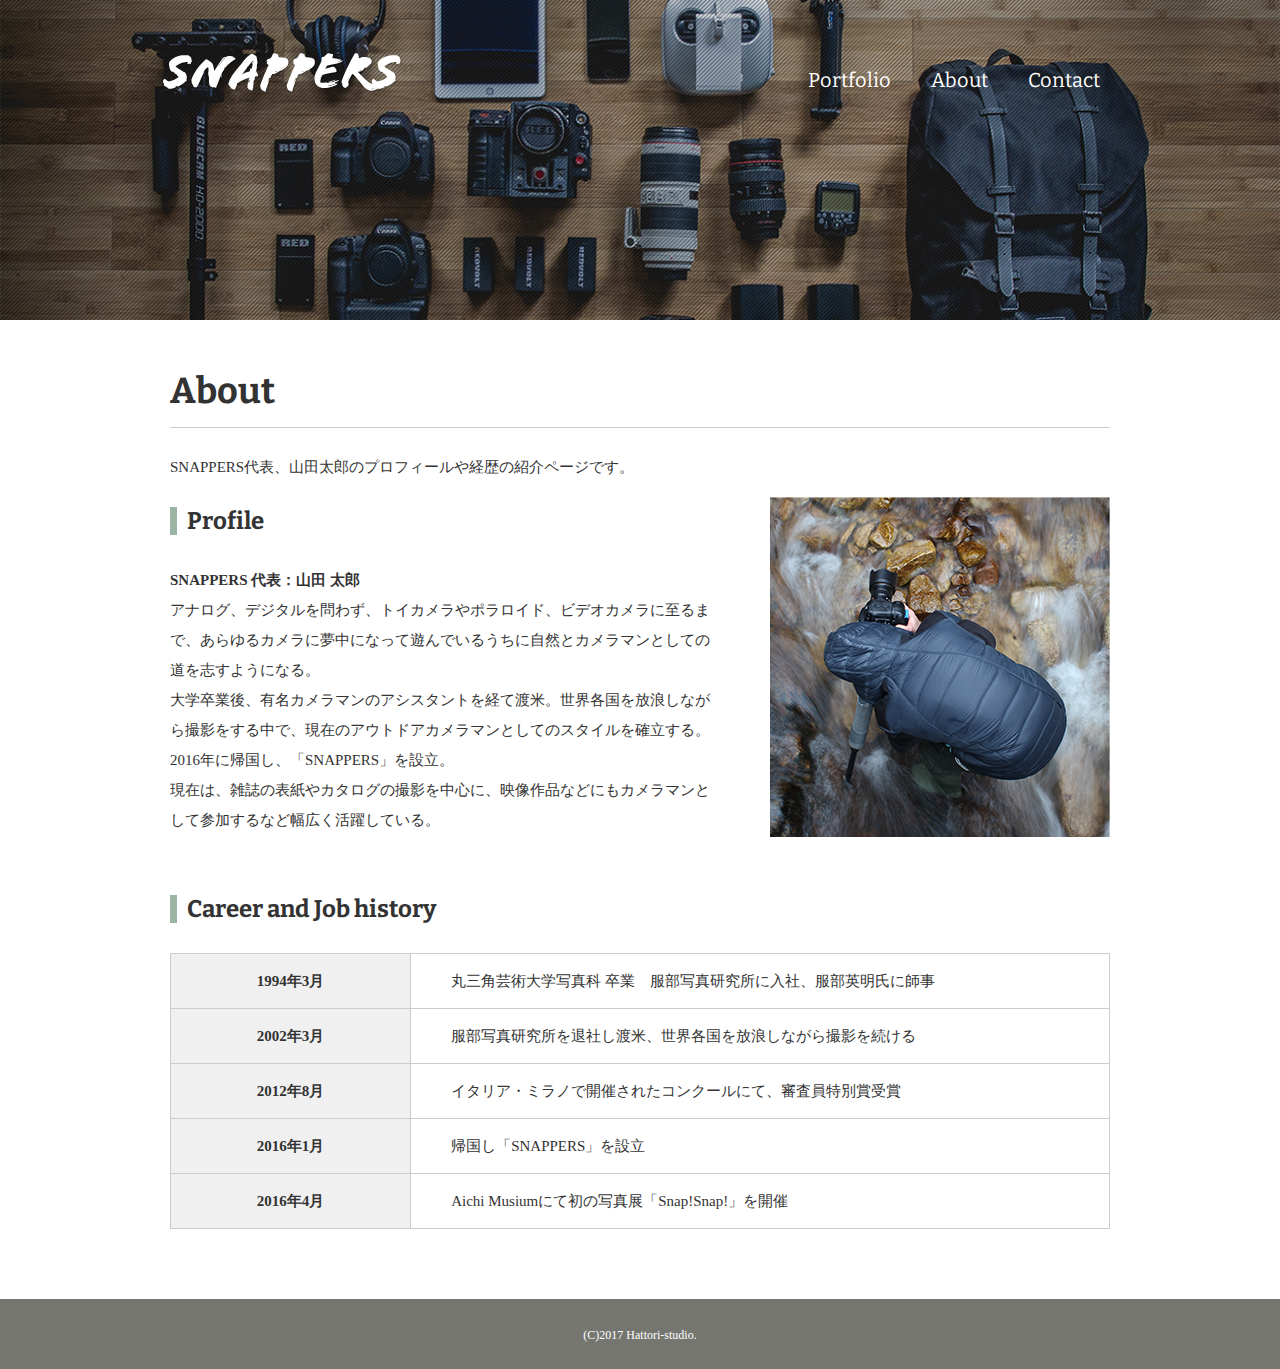
<file: about.html>
<!DOCTYPE html>
<html>

<head>
  <meta charset="UTF-8">
  <title>About｜風景写真家「SNAPPERS」</title>
  <link href="https://fonts.googleapis.com/css?family=Bitter:400,700" rel="stylesheet">
  <link href="css/style.css" rel="stylesheet">
  <link href="favicon.ico" rel="shortcut icon">
</head>

<body id="about">

  <!-- header始まり -->
  <header>
    <div class="logo">
      <a href="index.html"><img src="images/logo.png" alt="SNAPPERS"></a>
    </div>
    <nav>
      <ul class="global-nav">
        <li><a href="portfolio.html">Portfolio</a></li>
        <li><a href="about.html">About</a></li>
        <li><a href="contact.html">Contact</a></li>
      </ul>
    </nav>
  </header>
  <!-- header終わり -->

  <!-- wrap始まり -->
  <div id="wrap">
    <div class="content">
      <div class="main-center">
        <h1>About</h1>
        <p>SNAPPERS代表、山田太郎のプロフィールや経歴の紹介ページです。</p>
        <section class="profile clearfix">
          <div class="profile-txt">
            <h2 class="icon">Profile</h2>
            <p><span>SNAPPERS 代表：山田
                太郎</span><br>アナログ、デジタルを問わず、トイカメラやポラロイド、ビデオカメラに至るまで、あらゆるカメラに夢中になって遊んでいるうちに自然とカメラマンとしての道を志すようになる。<br>大学卒業後、有名カメラマンのアシスタントを経て渡米。世界各国を放浪しながら撮影をする中で、現在のアウトドアカメラマンとしてのスタイルを確立する。2016年に帰国し、「SNAPPERS」を設立。<br>現在は、雑誌の表紙やカタログの撮影を中心に、映像作品などにもカメラマンとして参加するなど幅広く活躍している。
            </p>
          </div>
          <img src="images/about-profile.png" alt="山田太郎プロフィール画像" class="profile-image">
        </section>
        <section class="career">
          <h2 class="icon">Career and Job history</h2>
          <table>
            <tr>
              <th>1994年3月</th>
              <td>丸三角芸術大学写真科 卒業　服部写真研究所に入社、服部英明氏に師事</td>
            </tr>
            <tr>
              <th>2002年3月</th>
              <td>服部写真研究所を退社し渡米、世界各国を放浪しながら撮影を続ける</td>
            </tr>
            <tr>
              <th>2012年8月</th>
              <td>イタリア・ミラノで開催されたコンクールにて、審査員特別賞受賞</td>
            </tr>
            <tr>
              <th>2016年1月</th>
              <td>帰国し「SNAPPERS」を設立</td>
            </tr>
            <tr>
              <th>2016年4月</th>
              <td>Aichi Musiumにて初の写真展「Snap!Snap!」を開催</td>
            </tr>
          </table>
        </section>
      </div>
    </div>
  </div>
  <!-- wrap終わり -->

  <!-- footer始まり -->
  <footer>
    <small>(C)2017 Hattori-studio.</small>
  </footer>
  <!-- footer終わり -->

</body>

</html>
</file>
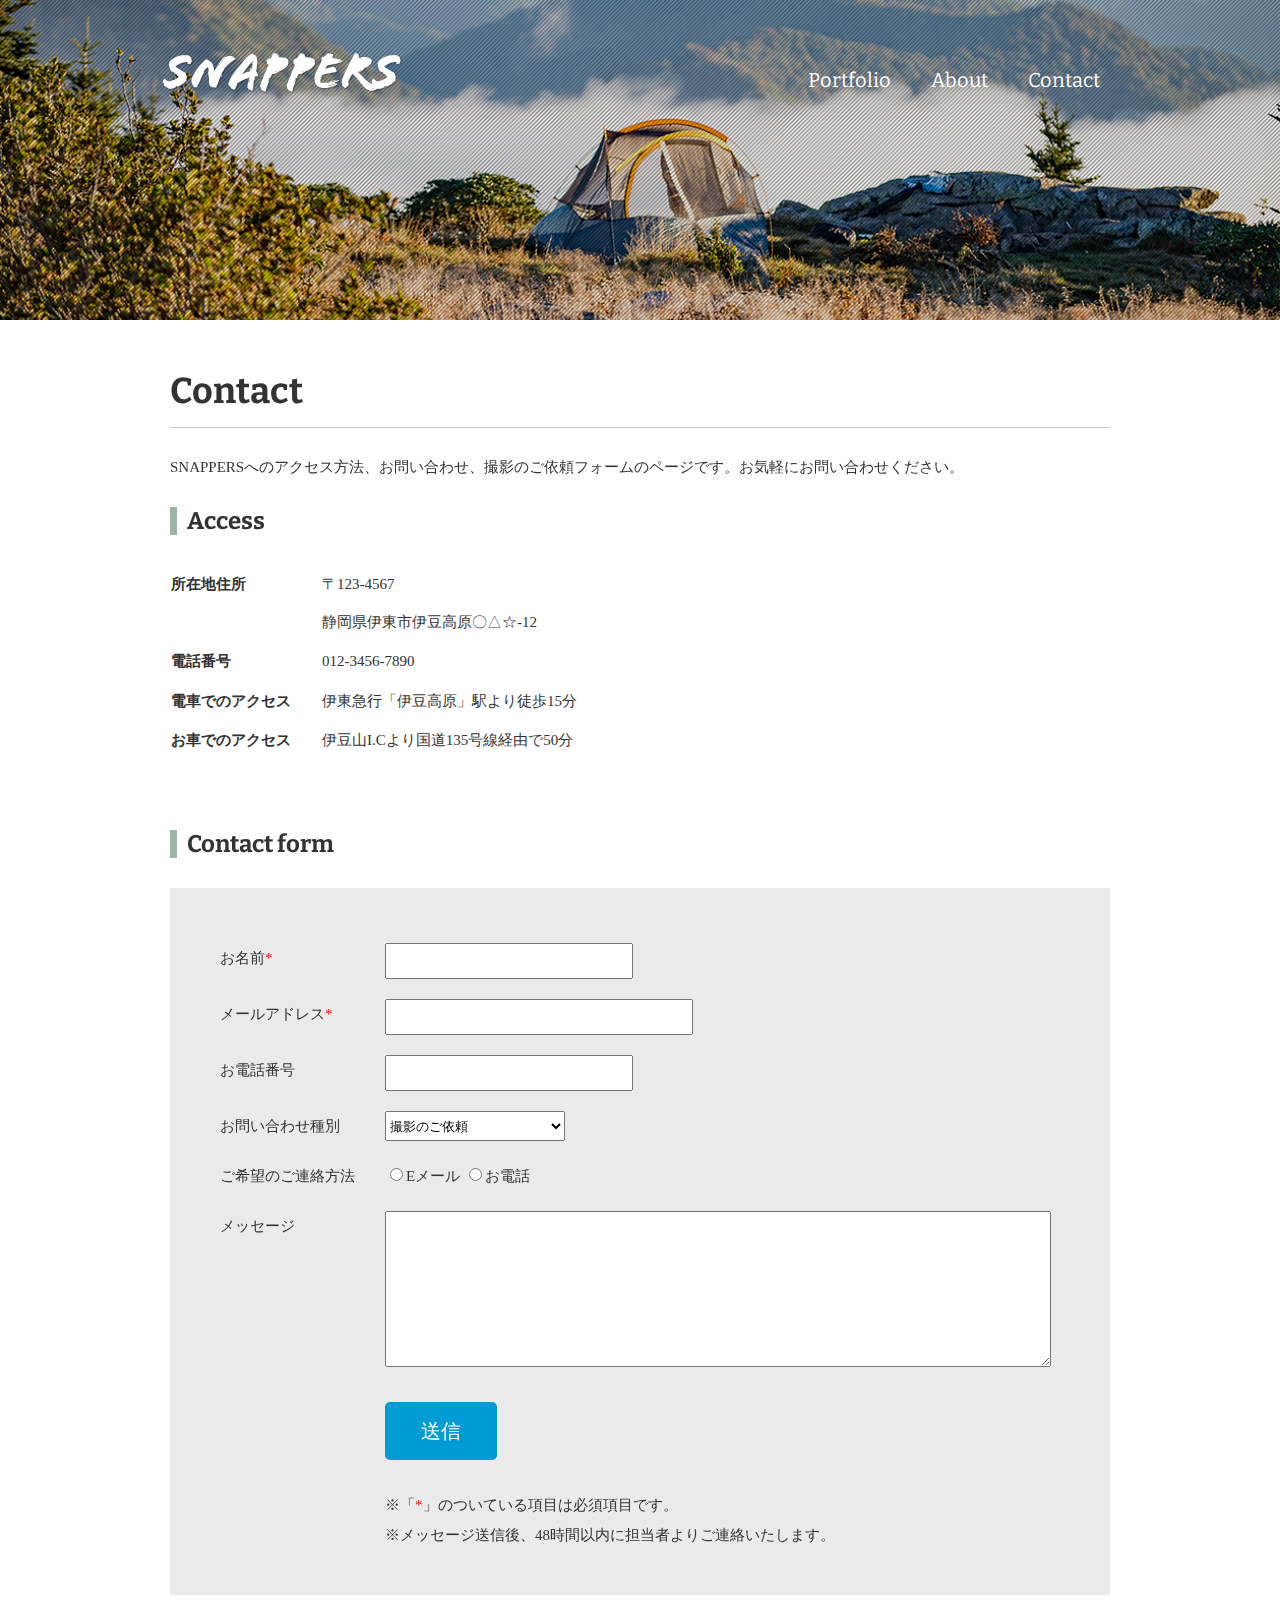
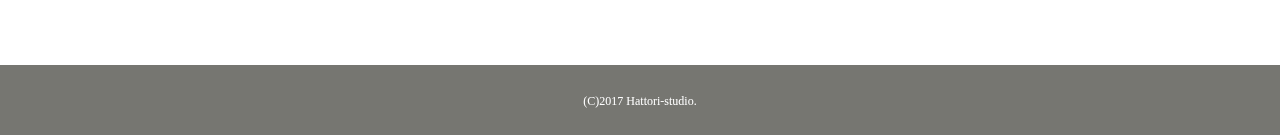
<file: contact.html>
<!DOCTYPE html>
<html>

<head>
    <meta charset="UTF-8">
    <title>Contact|風景写真家「SNAPPERS」</title>
    <link href="https://fonts.googleapis.com/css?family=Bitter:400,700" rel="stylesheet">
    <link href="css/style.css" rel="stylesheet">
    <link href="favicon.ico" rel="shortcut icon">
</head>

<body id="contact">

    <!-- header始まり -->
    <header>
        <div class="logo">
            <a href="index.html"><img src="images/logo.png" alt="SNAPPERS"></a>
        </div>
        <nav>
            <ul class="global-nav">
                <li><a href="portfolio.html">Portfolio</a></li>
                <li><a href="about.html">About</a></li>
                <li><a href="contact.html">Contact</a></li>
            </ul>
        </nav>
    </header>
    <!-- header終わり -->

    <!-- wrap始まり -->
    <div id="wrap">
        <div class="content">
            <div class="main-center">
                <h1>Contact</h1>
                <p>SNAPPERSへのアクセス方法、お問い合わせ、撮影のご依頼フォームのページです。お気軽にお問い合わせください。</p>
                <section class="access clearfix">
                    <h2 class="icon">Access</h2>
                    <table>
                        <tr>
                            <th>所在地住所</th>
                            <td>〒123-4567<br>静岡県伊東市伊豆高原〇△☆-12</td>
                        </tr>
                        <tr>
                            <th>電話番号</th>
                            <td>012-3456-7890</td>
                        </tr>
                        <tr>
                            <th>電車でのアクセス</th>
                            <td>伊東急行「伊豆高原」駅より徒歩15分</td>
                        </tr>
                        <tr>
                            <th>お車でのアクセス</th>
                            <td>伊豆山I.Cより国道135号線経由で50分</td>
                        </tr>
                    </table>
                    <iframe src="https://www.google.com/maps/embed?pb=!1m18!1m12!1m3!1d3273.1488169784925!2d139.10575901557849!3d34.877609181229715!2m3!1f0!2f0!3f0!3m2!1i1024!2i768!4f13.1!3m3!1m2!1s0x6019dc91e6c93e4f%3A0xae7aa327d6680a4!2z5LyK6LGG6auY5Y6f6aeF!5e0!3m2!1sja!2sjp!4v1575609966617!5m2!1sja!2sjp" width="460" height="220" frameborder="0" style="border:0;" allowfullscreen=""></iframe>
                </section>
                <section>
                    <h2 class="icon">Contact form</h2>
                    <div class="form">
                        <form>
                            <dl>
                                <dt><span class="required">お名前</span></dt>
                                <dd><input type="text" name="name" class="name" required></dd>
                                <dt><span class="required">メールアドレス</span></dt>
                                <dd><input type="email" name="email" class="email" required></dd>
                                <dt>お電話番号</dt>
                                <dd><input type="tel" name="tel" class="tel"></dd>
                                <dt>お問い合わせ種別</dt>
                                <dd><select name="type" class="type">
                                        <option value="撮影のご依頼">撮影のご依頼</option>
                                        <option value="講演・各種メディア出演のご依頼">講演・各種メディア出演のご依頼</option>
                                        <option value="その他お問い合わせ">その他お問い合わせ</option>
                                    </select></dd>
                                <dt>ご希望のご連絡方法</dt>
                                <dd>
                                    <input type="radio" name="contact" value="Eメール">Eメール
                                    <input type="radio" name="contact" value="お電話">お電話
                                </dd>
                                <dt>メッセージ</dt>
                                <dd><textarea name="message" class="message"></textarea></dd>
                            </dl>
                            <button type="submit" class="btn">送信</button>
                            <div class="attention">
                                <p>※「<span class="required"></span>」のついている項目は必須項目です。<br>※メッセージ送信後、48時間以内に担当者よりご連絡いたします。</p>
                            </div>
                        </form>
                    </div>
                </section>
            </div>
        </div>
    </div> <!-- wrap終わり -->

    <!-- footer始まり -->
    <footer>
        <small>(C)2017 Hattori-studio.</small>
    </footer>
    <!-- footer終わり -->

</body>

</html>
</file>
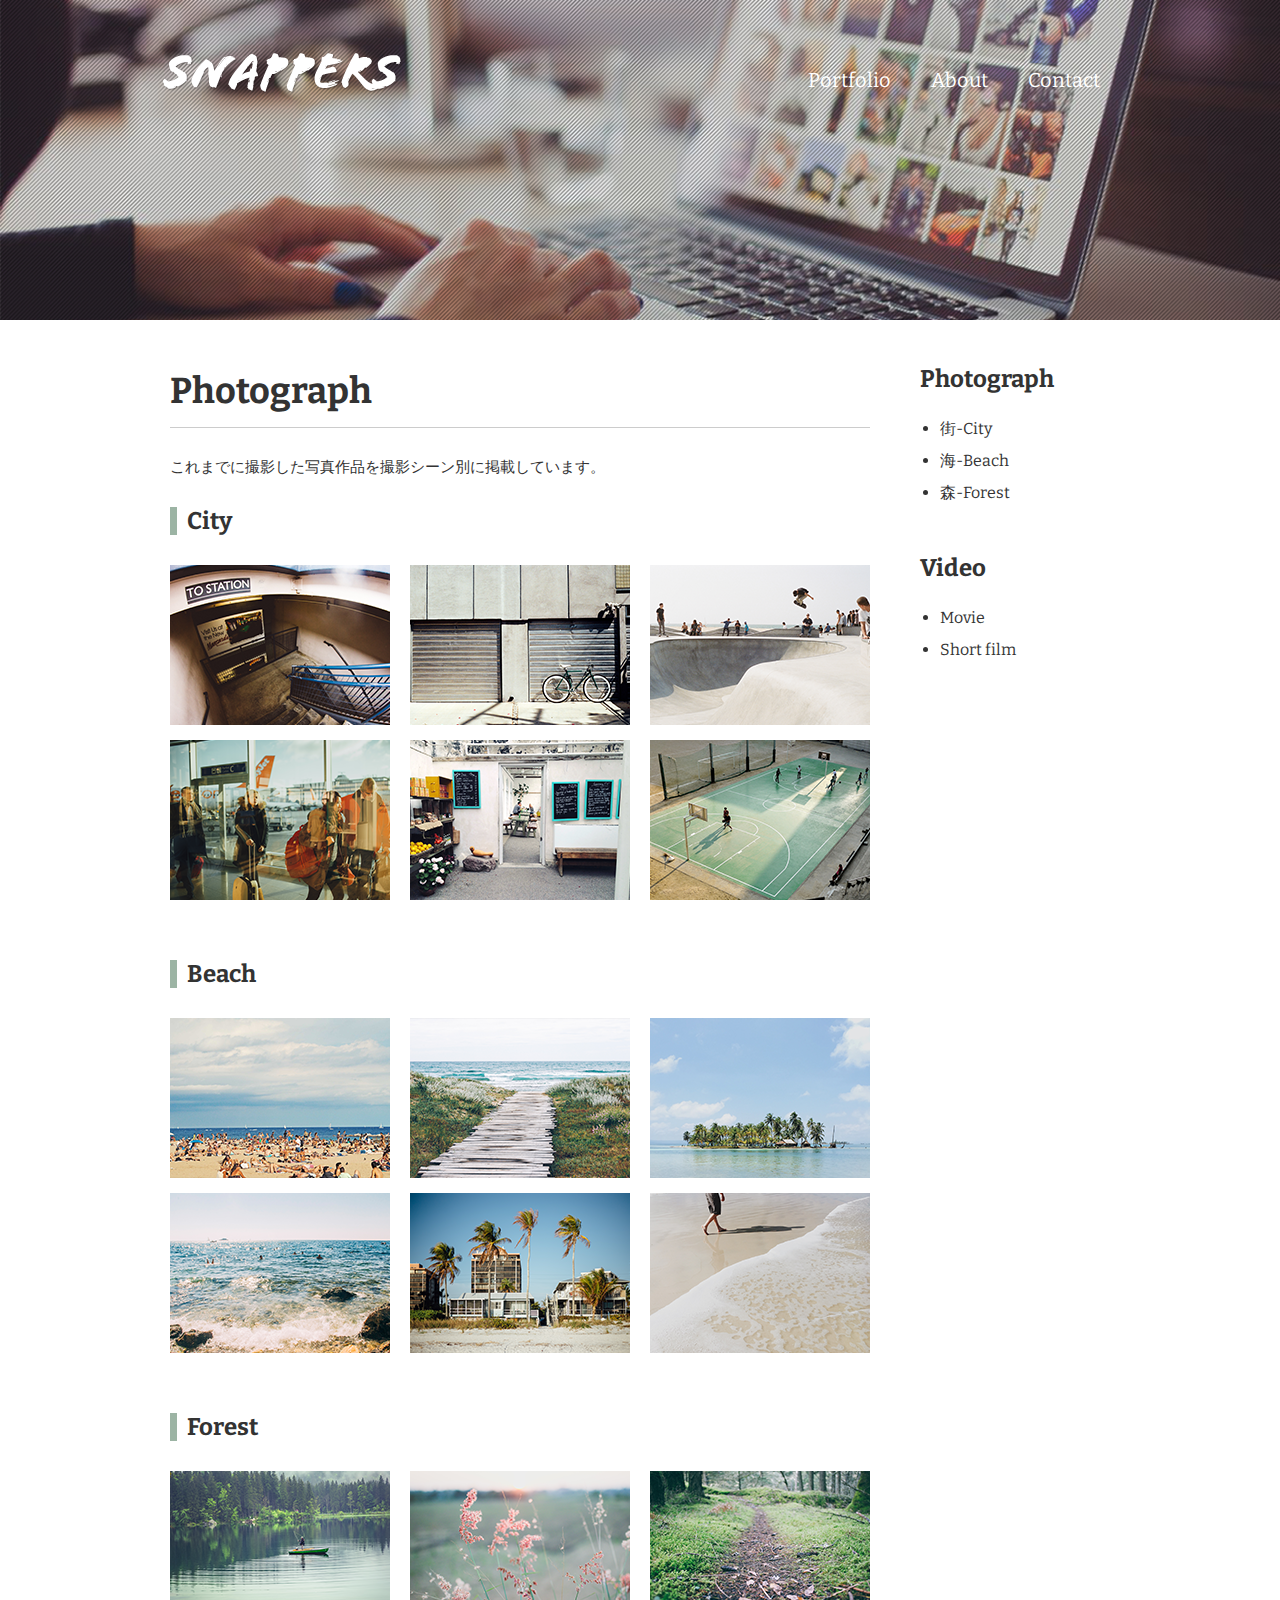
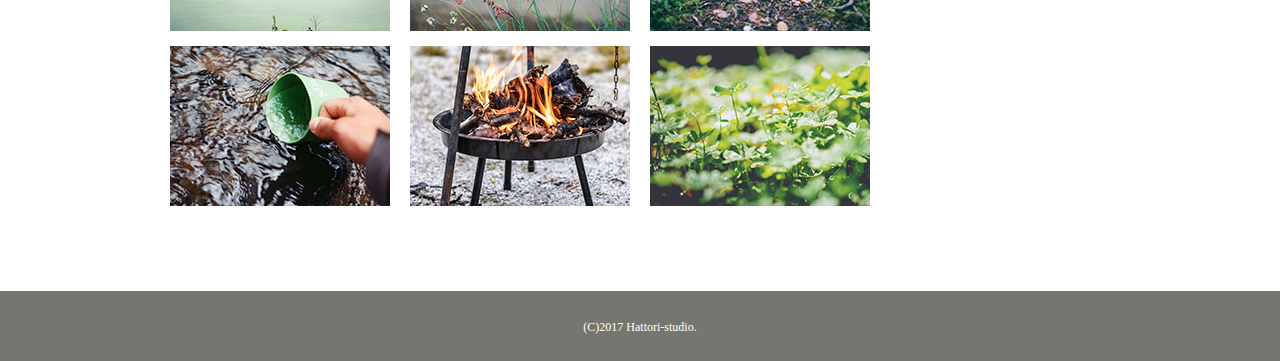
<file: photograph.html>
<!DOCTYPE html>
<html>

<head>
    <meta charset="UTF-8">
    <title>Photograph|風景写真家「SNAPPERS」</title>
    <link href="https://fonts.googleapis.com/css?family=Bitter:400,700" rel="stylesheet">
    <link href="css/style.css" rel="stylesheet">
    <link href="favicon.ico" rel="shortcut icon">
</head>

<body id="photograph">

    <!-- header始まり -->
    <header>
        <div class="logo">
            <a href="index.html"><img src="images/logo.png" alt="SNAPPERS"></a>
        </div>
        <nav>
            <ul class="global-nav">
                <li><a href="portfolio.html">Portfolio</a></li>
                <li><a href="about.html">About</a></li>
                <li><a href="contact.html">Contact</a></li>
            </ul>
        </nav>
    </header>
    <!-- header終わり -->

    <!-- wrap始まり -->
    <div id="wrap" class="clearfix">
        <div class="content">
            <div class="main">
                <h1>Photograph</h1>
                <p>これまでに撮影した写真作品を撮影シーン別に掲載しています。</p>
                <section id="city" class="clearfix">
                    <h2 class="icon">City</h2>
                    <ul class="photograph-list">
                        <li><img src="images/photograph-city-01.png" alt="駅への階段"></li>
                        <li><img src="images/photograph-city-02.png" alt="自転車とシャッター"></li>
                        <li><img src="images/photograph-city-03.png" alt="スケートパーク"></li>
                        <li><img src="images/photograph-city-04.png" alt="エアポート"></li>
                        <li><img src="images/photograph-city-05.png" alt="雑貨を扱う店舗"></li>
                        <li><img src="images/photograph-city-06.png" alt="ストリートバスケ"></li>
                    </ul>
                </section>
                <section id="beach" class="clearfix">
                    <h2 class="icon">Beach</h2>
                    <ul class="photograph-list">
                        <li><img src="images/photograph-beach-01.png" alt="海水浴場"></li>
                        <li><img src="images/photograph-beach-02.png" alt="ビーチへ続く道"></li>
                        <li><img src="images/photograph-beach-03.png" alt="離れ小島"></li>
                        <li><img src="images/photograph-beach-04.png" alt="岩場と波"></li>
                        <li><img src="images/photograph-beach-05.png" alt="ヤシの木"></li>
                        <li><img src="images/photograph-beach-06.png" alt="波打ち際"></li>
                    </ul>
                </section>
                <section id="forest" class="clearfix">
                    <h2 class="icon">Forest</h2>
                    <ul class="photograph-list">
                        <li><img src="images/photograph-forest-01.png" alt="池と小舟"></li>
                        <li><img src="images/photograph-forest-02.png" alt="可憐な花"></li>
                        <li><img src="images/photograph-forest-03.png" alt="森の小径"></li>
                        <li><img src="images/photograph-forest-04.png" alt="清流をカップで掬う"></li>
                        <li><img src="images/photograph-forest-05.png" alt="焚き火台"></li>
                        <li><img src="images/photograph-forest-06.png" alt="新芽と若葉"></li>
                    </ul>
                </section>
            </div>
            <aside class="sidebar">
                <section>
                    <h2>Photograph</h2>
                    <ul>
                        <li><a href="photograph.html#city">街-City</a></li>
                        <li><a href="photograph.html#beach">海-Beach</a></li>
                        <li><a href="photograph.html#forest">森-Forest</a></li>
                    </ul>
                </section>
                <section>
                    <h2>Video</h2>
                    <ul>
                        <li><a href="video.html#movie">Movie</a></li>
                        <li><a href="video.html#short-film">Short film</a></li>
                    </ul>
                </section>
            </aside>
        </div>
    </div>
    <!-- wrap終わり -->

    <!-- footer始まり -->
    <footer>
        <small>(C)2017 Hattori-studio.</small>
    </footer>
    <!-- footer終わり -->

</body>

</html>
</file>
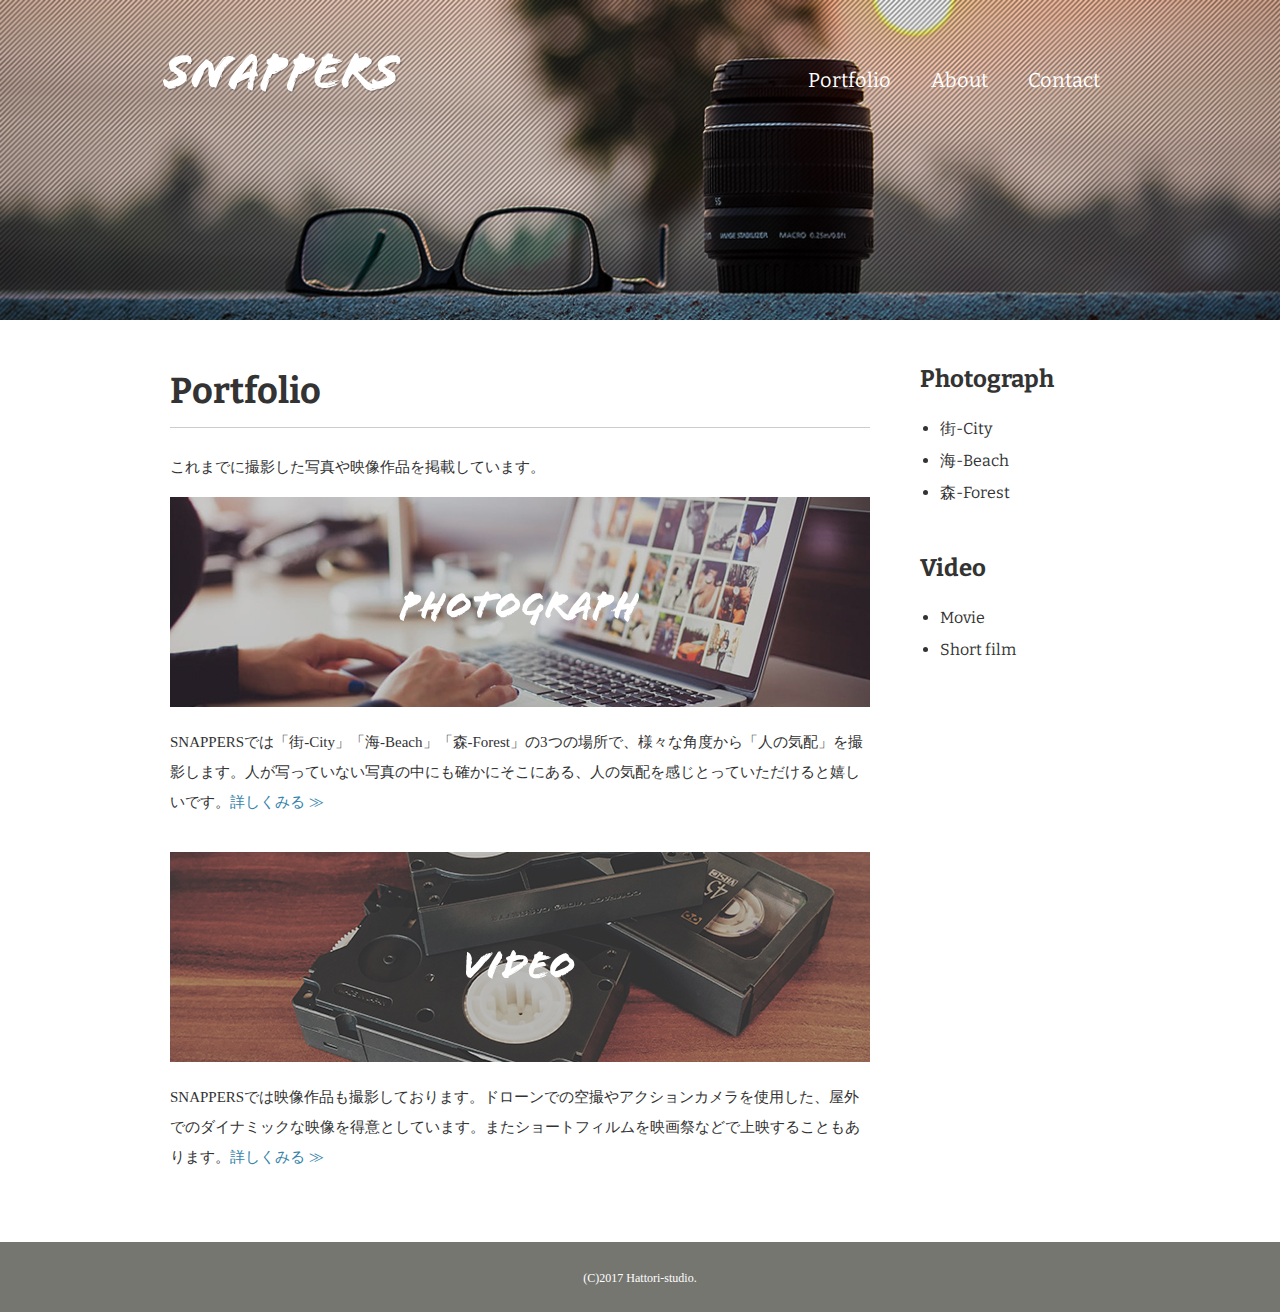
<file: portfolio.html>
<!DOCTYPE html>
<html>

<head>
    <meta charset="UTF-8">
    <meta name="viewport" content="width=device-width,initial-scale=1">
    <title>Portfolio｜風景写真家「SNAPPERS」</title>
    <link href="https://fonts.googleapis.com/css?family=Bitter:400,700" rel="stylesheet">
    <link href="css/style.css" rel="stylesheet">
</head>

<body id="portfolio">

    <!-- header始まり -->
    <header>
        <div class="logo">
            <a href="index.html"><img src="images/logo.png" alt="SNAPPERS"></a>
        </div>
        <nav>
            <ul class="global-nav">
                <li><a href="portfolio.html">Portfolio</a></li>
                <li><a href="about.html">About</a></li>
                <li><a href="contact.html">Contact</a></li>
            </ul>
        </nav>
    </header>
    <!-- header終わり -->

    <!-- wrap始まり -->
    <div id="wrap" class="clearfix">
        <div class="content">
            <div class="main">
                <h1>Portfolio</h1>
                <p>これまでに撮影した写真や映像作品を掲載しています。</p>
                <section>
                    <h2><a href="photograph.html"><img src="images/portfolio-photo.jpg" alt="PHOTOGRAPH"></a></h2>
                    <p>SNAPPERSでは「街-City」「海-Beach」「森-Forest」の3つの場所で、様々な角度から「人の気配」を撮影します。人が写っていない写真の中にも確かにそこにある、人の気配を感じとっていただけると嬉しいです。<a href="photograph.html">詳しくみる ≫</a></p>
                </section>
                <section>
                    <h2><a href="video.html"><img src="images/portfolio-video.jpg" alt="VIDEO"></a></h2>
                    <p>SNAPPERSでは映像作品も撮影しております。ドローンでの空撮やアクションカメラを使用した、屋外でのダイナミックな映像を得意としています。またショートフィルムを映画祭などで上映することもあります。<a href="video.html">詳しくみる ≫</a></p>
                </section>
            </div>
            <aside class="sidebar">
                <section>
                    <h2>Photograph</h2>
                    <ul>
                        <li><a href="photograph.html#city">街-City</a></li>
                        <li><a href="photograph.html#beach">海-Beach</a></li>
                        <li><a href="photograph.html#forest">森-Forest</a></li>
                    </ul>
                </section>
                <section>
                    <h2>Video</h2>
                    <ul>
                        <li><a href="video.html#movie">Movie</a></li>
                        <li><a href="video.html#short-film">Short film</a></li>
                    </ul>
                </section>
            </aside>
        </div>
    </div>
    <!-- wrap終わり -->

    <!-- footer始まり -->
    <footer>
        <small>(C)2017 Hattori-studio.</small>
    </footer>
    <!-- footer終わり -->

</body>

</html>
</file>
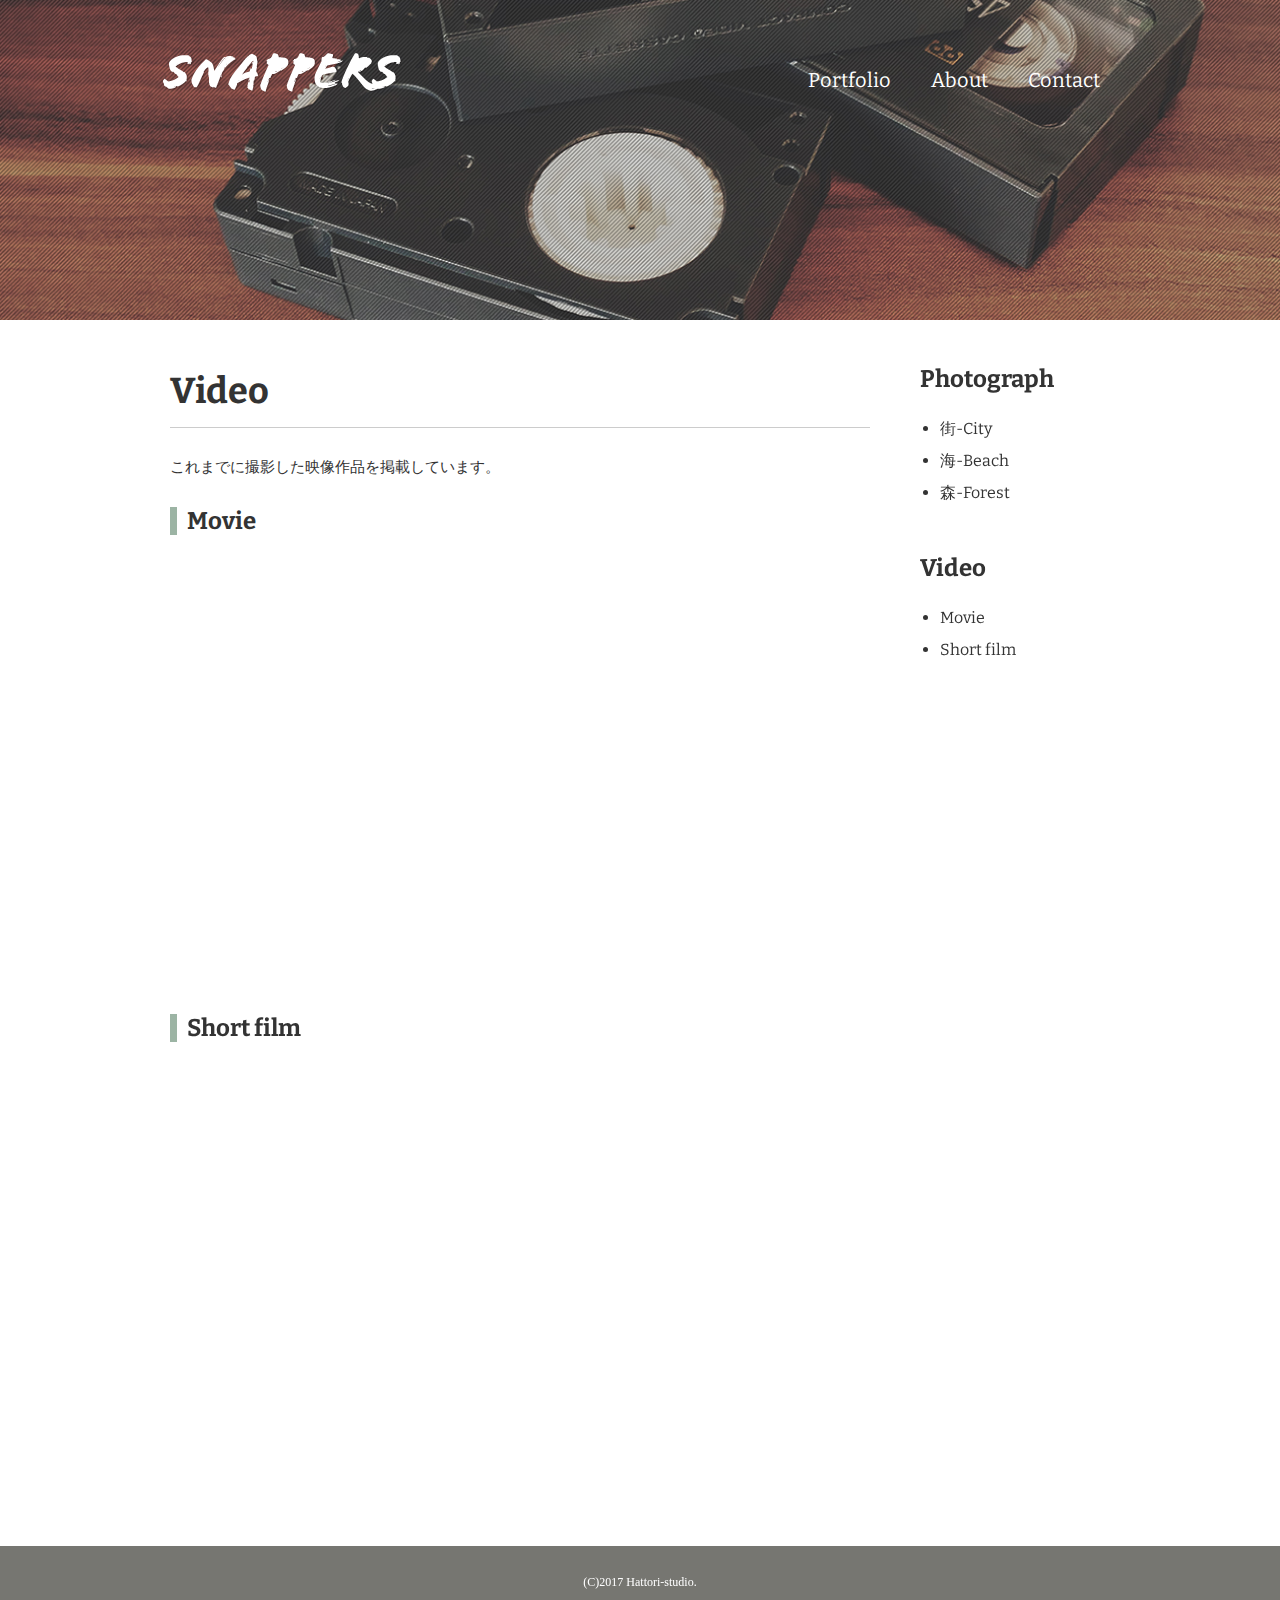
<file: video.html>
<!DOCTYPE html>
<html>

<head>
    <meta charset="UTF-8">
    <title>Video｜風景写真家「SNAPPERS」</title>
    <link href="https://fonts.googleapis.com/css?family=Bitter:400,700" rel="stylesheet">
    <link href="css/style.css" rel="stylesheet">
</head>

<body id="video">

    <!-- header始まり -->
    <header>
        <div class="logo">
            <a href="index.html"><img src="images/logo.png" alt="SNAPPERS"></a>
        </div>
        <nav>
            <ul class="global-nav">
                <li><a href="portfolio.html">Portfolio</a></li>
                <li><a href="about.html">About</a></li>
                <li><a href="contact.html">Contact</a></li>
            </ul>
        </nav>
    </header>
    <!-- header終わり -->

    <!-- wrap始まり -->
    <div id="wrap" class="clearfix">
        <div class="content">
            <div class="main">
                <h1>Video</h1>
                <p>これまでに撮影した映像作品を掲載しています。</p>
                <section id="movie">
                    <h2 class="icon">Movie</h2>
                    <iframe width="700" height="394" src="https://www.youtube.com/embed/DgNOX9lfck8" frameborder="0" allow="accelerometer; autoplay; encrypted-media; gyroscope; picture-in-picture" allowfullscreen></iframe>
                </section>
                <section id="short-film">
                    <h2 class="icon">Short film</h2>
                    <iframe width="700" height="394" src="https://www.youtube.com/embed/NSojQoROjHk" frameborder="0" allow="accelerometer; autoplay; encrypted-media; gyroscope; picture-in-picture" allowfullscreen></iframe>
                </section>
            </div>
            <aside class="sidebar">
                <section>
                    <h2>Photograph</h2>
                    <ul>
                        <li><a href="photograph.html#city">街-City</a></li>
                        <li><a href="photograph.html#beach">海-Beach</a></li>
                        <li><a href="photograph.html#forest">森-Forest</a></li>
                    </ul>
                </section>
                <section>
                    <h2>Video</h2>
                    <ul>
                        <li><a href="video.html#movie">Movie</a></li>
                        <li><a href="video.html#short">Short film</a></li>
                    </ul>
                </section>
            </aside>
        </div>
    </div>
    <!-- wrap終わり -->

    <!-- footer始まり -->
    <footer>
        <small>(C)2017 Hattori-studio.</small>
    </footer>
    <!-- footer終わり -->

</body>

</html>
</file>
<file: css/style.css>
@charset "utf-8";

body {
    margin: 0;
    padding: 0;
    background-color: #cccccc;
    color: #333333;
    font-size: 15px;
    line-height: 2;
}

p,
h1,
h2,
h3,
h4,
h5,
h6 {
    margin-top: 0;
}

img {
    vertical-align: bottom;
}

ul {
    margin: 0;
    padding: 0;
}

a {
    color: #3583aa;
    text-decoration: none;
}

a:visited {
    color: #788d98;
}

a:hover {
    text-decoration: underline;
}

header {
    width: 960px;
    height: 100px;
    margin: 0 auto;
}

.logo {
    float: left;
    margin-top: 50px;
}

.global-nav {
    float: right;
    margin-top: 60px;
}

.global-nav li {
    float: left;
    margin: 0 20px;
    font-size: 20px;
    list-style: none;
    font-family: 'Bitter', serif;
}

.global-nav li a {
    color: #ffffff;
}

.global-nav li a:hover {
    border-bottom: 2px solid #ffffff;
    padding-bottom: 3px;
    text-decoration: none;
}

#wrap {
    clear: both;
    background-color: #ffffff;
    margin-top: 220px;
    padding: 35px 0;
}

.content {
    width: 960px;
    margin: 0 auto;
}

footer {
    text-align: center;
    color: #ffffff;
    padding: 20px 0;
    background-color: #767671;
}

footer small {
    font-size: 12px;
}

#index h1 {
    font-size: 100px;
    line-height: 1;
    color: #ffffff;
    font-family: 'Bitter', serif;
    margin-bottom: 50px;
    border: none;
}

#index .content {
    margin-top: 150px;
}

#index p {
    font-size: 16px;
    color: #ffffff;
}

.btn a {
    background-color: #009cd3;
    color: #ffffff;
    font-size: 20px;
    font-family: 'Bitter', serif;
    width: 185px;
    display: block;
    text-align: center;
    line-height: 50px;
    margin-top: 20px;
    border-radius: 5px;
    border: 3px solid #009cd3;
}

.btn a:hover {
    text-decoration: none;
    background-color: #ffffff;
    color: #009cd3;
}

#index footer {
    width: 960px;
    margin: 150px auto 0 auto;
    text-align: left;
    background-color: transparent;
}

#index {
    background-image: url(../images/IMG_1916.JPG);
    background-repeat: no-repeat;
    background-position: center center;
    background-attachment: fixed;
    background-size: cover;
}

#about {
    background-image: url(../images/bg-about.jpg);
    background-repeat: no-repeat;
    background-position: center top;
    background-attachment: fixed;
    background-size: 100% auto;
}

.main-center {
    width: 940px;
    margin: 0 auto;
}

h1 {
    font-family: 'Bitter', serif;
    font-size: 36px;
    border-bottom: 1px solid #cccccc;
}

h2 {
    font-family: 'Bitter', serif;
    font-size: 24px;
}

.icon:before {
    content: "";
    padding-right: 10px;
    border-left: 7px solid #9cb4a4;
}

#about .profile-txt {
    width: 540px;
    float: left;
}

#about .profile-txt span {
    font-weight: bold;
}

#about .profile-image {
    float: right;
}

.clearfix:after {
    content: "";
    display: block;
    clear: both;
}

section {
    margin-bottom: 35px;
}

#about .career th {
    width: 240px;
    background-color: #f0f0f0;
    padding: 12px 0;
    border: 1px solid #cccccc;
}

#about .career td {
    width: 660px;
    padding: 12px 0 12px 40px;
    border: 1px solid #cccccc;
}

table {
    border-spacing: 0;
    border-collapse: collapse;
}

#index #wrap {
    background-color: transparent;
    margin-top: 0;
    padding: 0;
}

#portfolio {
    background-image: url(../images/bg-portfolio.jpg);
    background-repeat: no-repeat;
    background-position: center top;
    background-attachment: fixed;
    background-size: 100% auto;
}

.main {
    width: 700px;
    margin: 0 10px;
    float: left;
}

.sidebar {
    width: 200px;
    margin: 0 10px 0 30ps;
    float: right;
    font-family: 'Bitter', serif;
}

a img:hover {
    opacity: 0.8;
}

.sidebar h2 {
    margin-bottom: 10px;
}

.sidebar ul {
    font-size: 16px;
    margin-left: 20px;
}

.sidebar ul a {
    color: #333333;
}

#photograph {
    background-image: url(../images/bg-photograph.jpg);
    background-repeat: no-repeat;
    background-position: center top;
    background-attachment: fixed;
    background-size: 100% auto;
}

#photograph .photograph-list li {
    float: left;
    list-style: none;
    margin: 0 20px 15px 0;
}

#photograph .photograph-list li:nth-child(3n) {
    margin-right: 0;
}

#video {
    background-image: url(../images/bg-video.jpg);
    background-repeat: no-repeat;
    background-position: center top;
    background-attachment: fixed;
    background-size: 100% auto;
}

#contact {
    background-image: url(../images/bg-contact.jpg);
    background-repeat: no-repeat;
    background-position: center top;
    background-attachment: fixed;
    background-size: 100% auto;
}

#contact .access table {
    float: left;
}

#contact .access th,
#contact .access td {
    text-align: left;
    vertical-align: top;
    line-height: 2.5;
}

#contact .access td {
    padding-left: 30px;
}

#contact .access iframe {
    width: 460px;
    float: right;
}

#contact .form {
    background-color: #eaeaea;
    padding: 30px 50px;
}

#contact .form dl dt {
    width: 165px;
    padding: 10px 0;
    float: left;
    clear: both;
}

#contact .form dl dd {
    padding: 10px 0;
}

#contact .form .name {
    width: 240px;
    height: 30px;
}

#contact .form .email {
    width: 300px;
    height: 30px;
}

#contact .form .tel {
    width: 240px;
    height: 30px;
}

#contact .form .type {
    width: 180px;
    height: 30px;
}

#contact .form .message {
    width: 660px;
    height: 150px;
}

#contact .form button {
    background-color: #009cd3;
    color: #ffffff;
    font-size: 20px;
    width: 112px;
    display: block;
    text-align: center;
    line-height: 50px;
    border-radius: 5px;
    border: 3px solid #009cd3;
    margin: 0 0 30px 165px;
}

#contact .form button:hover {
    background-color: #fff;
    color: #009cd3;
    cursor: pointer;
}

#contact .form .required:after {
    content: "*";
    color: #f00;
}

#contact .form .attention {
    margin: 0 165px;
}

@media screen and (max-width:600px) {
    /*　画面サイズが600px以下の場合に適用する*/

    body {
        font-size: 3.5vw;
    }

    h1 {
        font-size: 7.2vw;
    }

    h2 {
        font-size: 6vw;
    }

    header {
        width: auto;
        margin: 0 5%;
    }

    .logo {
        float: none;
        margin-top: 60px;
        text-align: center;
    }

    .global-nav li {
        display: inline;
        float: none;
        margin: 0 8px;
    }

    #wrap {
        margin-top: 40px;
        padding: 35px 0 0;
    }

    .content {
        width: 100%;
    }

    .main {
        float: none;
        width: auto;
        margin: 0 5%;
    }

    h2 img {
        max-width: 100%;
    }

    #portfolio {
        background-image: url(../images/bg-portfolio-sp.jpg)
    }

    .sidebar {
        width: auto;
        float: none;
        margin: 0;
        padding: 30px 10px 10px;
        background-color: #f7f6f4;
    }

}
</file>
